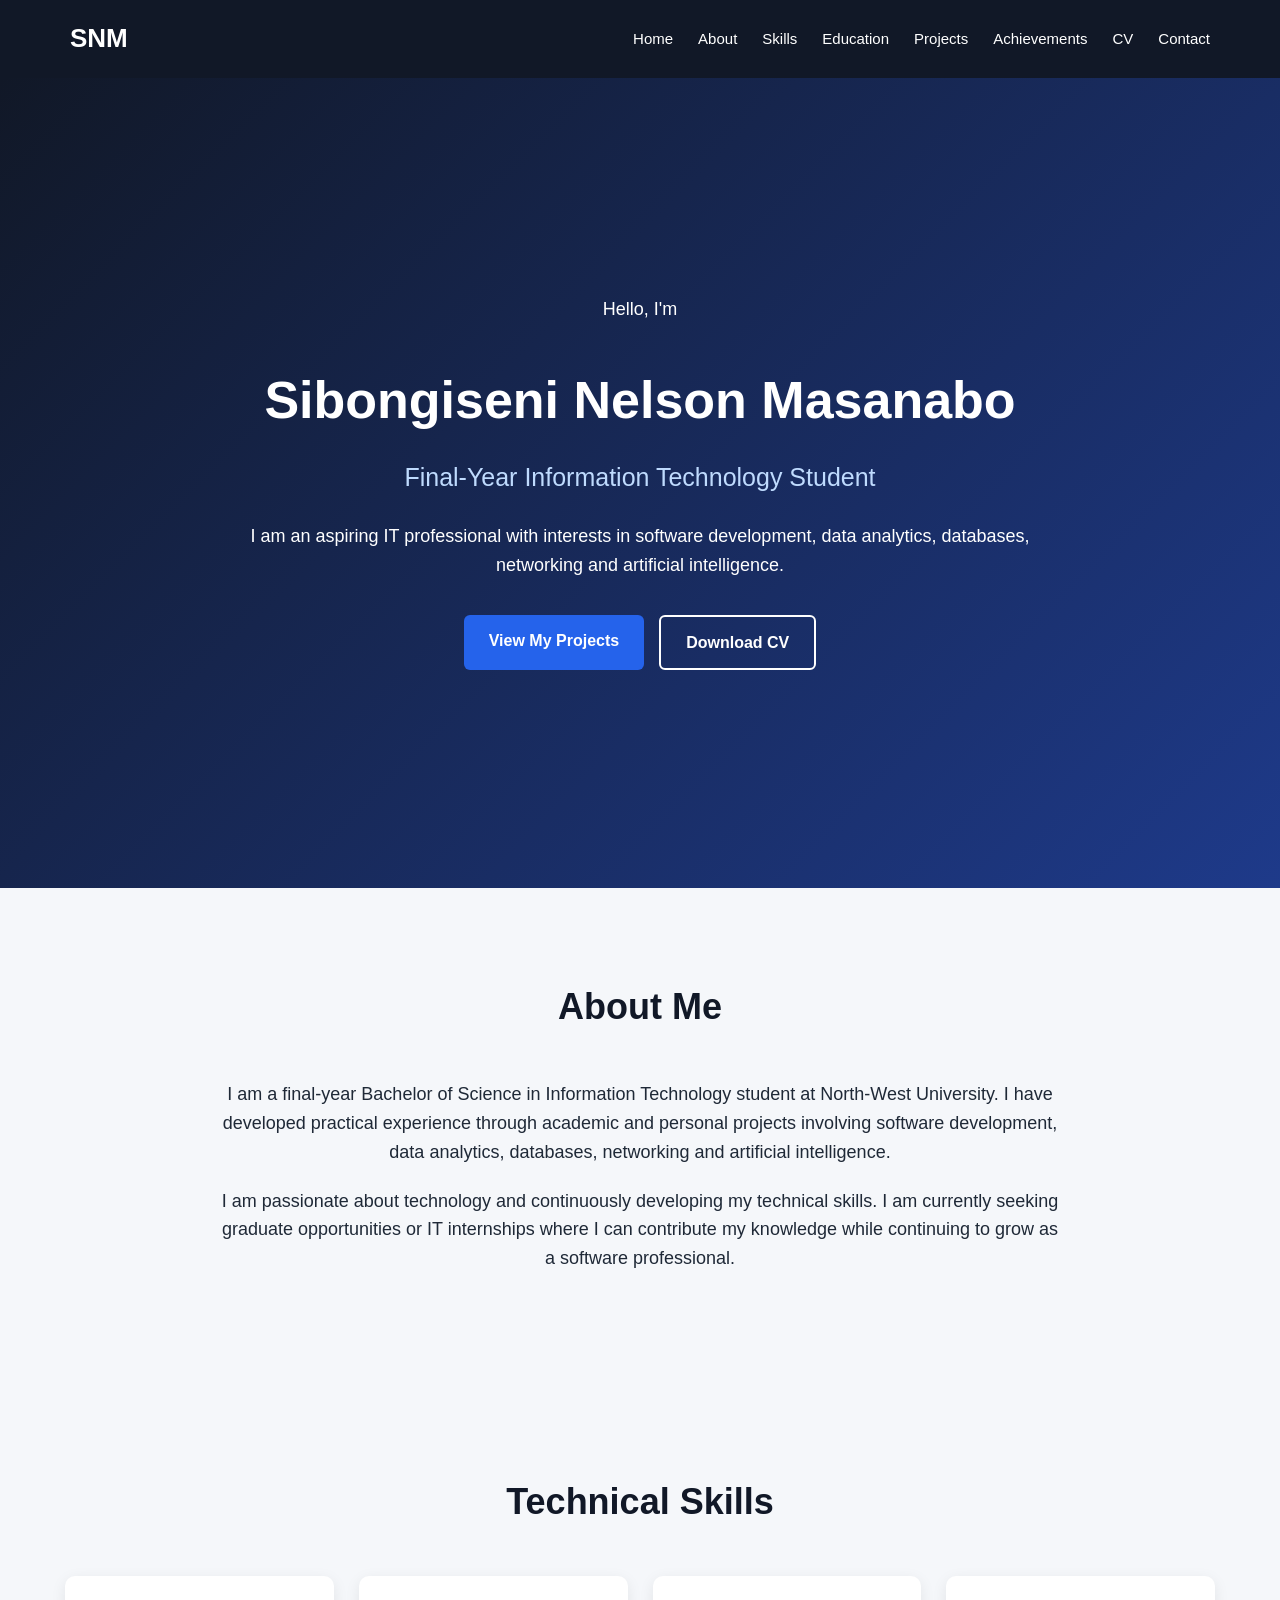
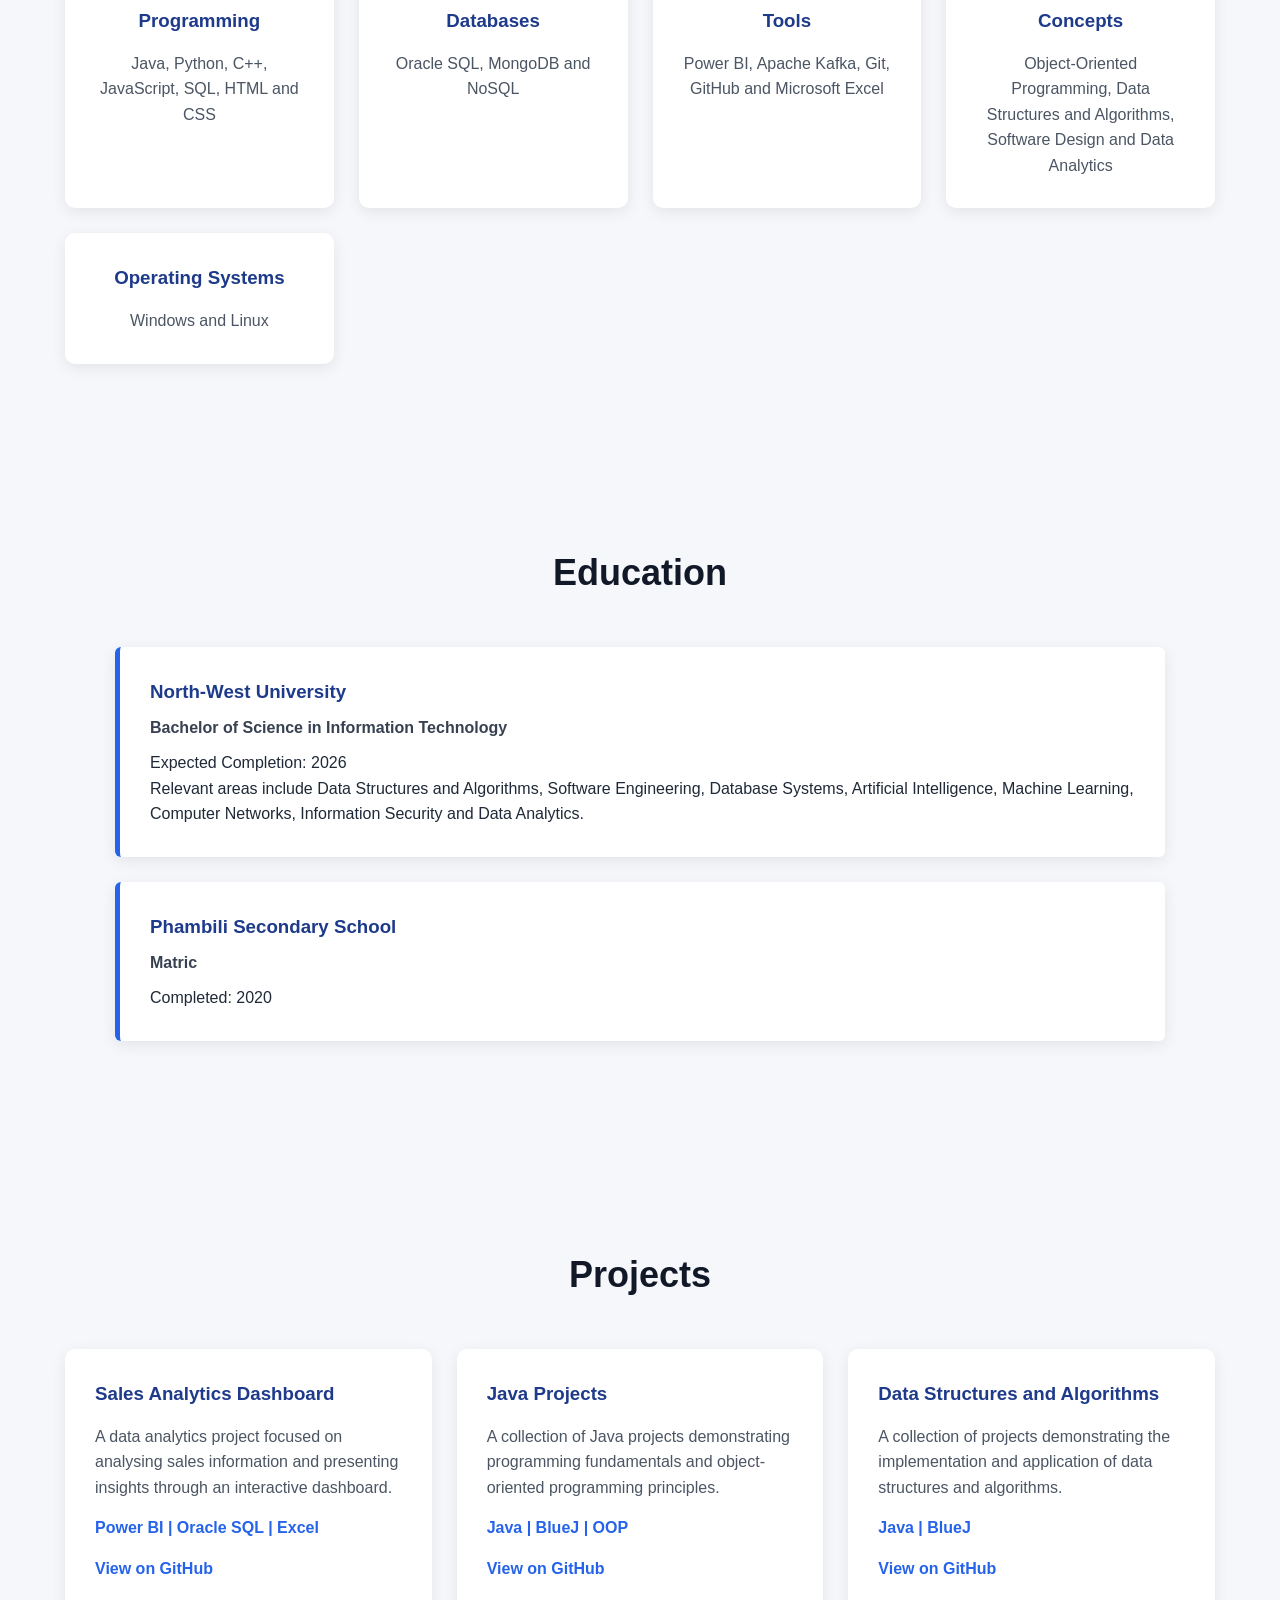
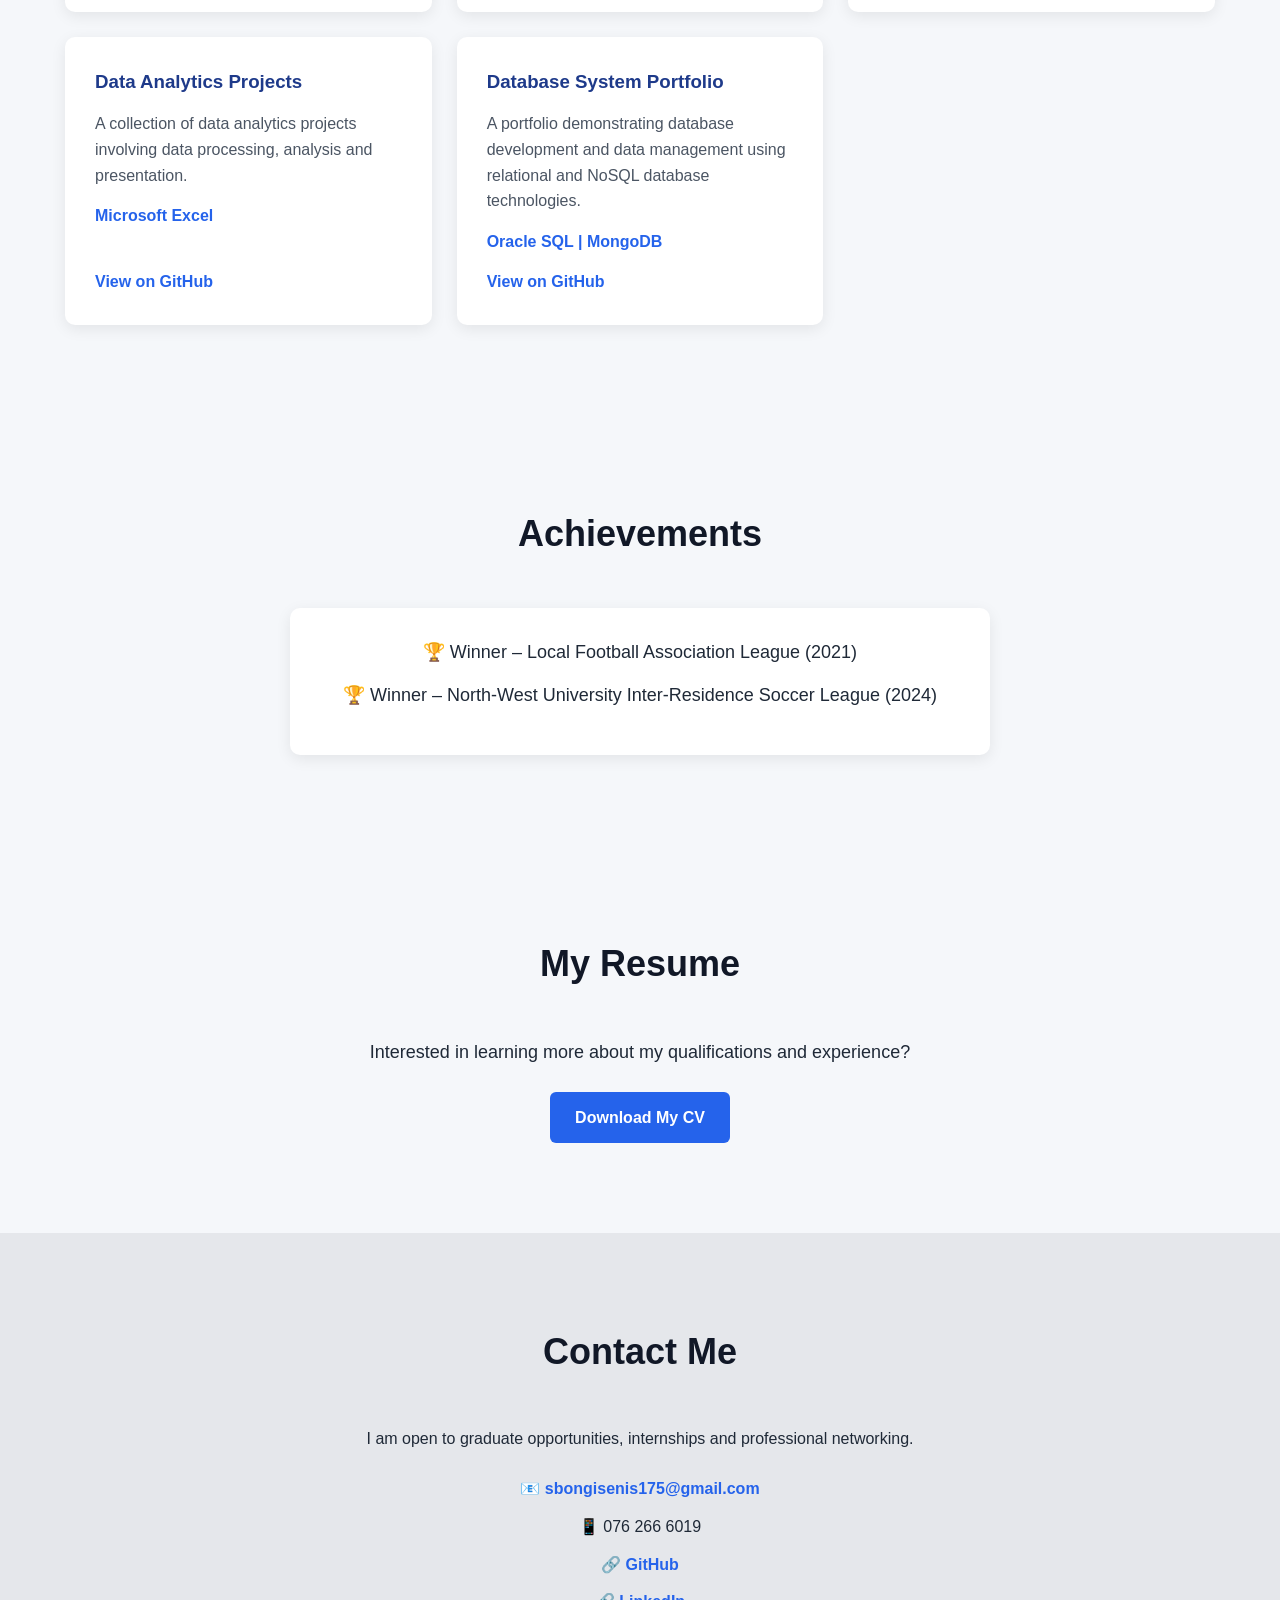
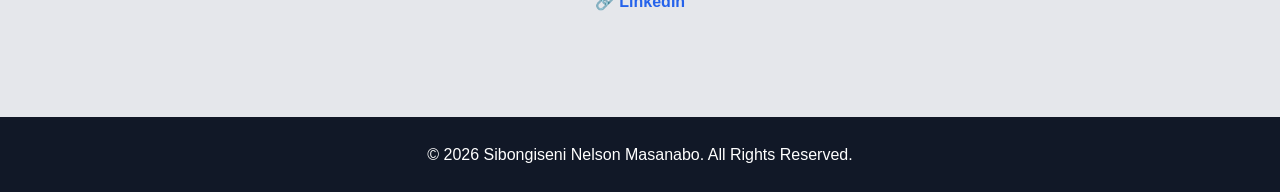
<file: index.html>
﻿<!DOCTYPE html>
<html lang="en">
<head>
    <meta charset="UTF-8">
    <meta name="viewport" content="width=device-width, initial-scale=1.0">

    <title>Sibongiseni Masanabo | IT Graduate</title>

    <link rel="stylesheet" href="css/style.css">
</head>

<body>

    <!-- Navigation -->
    <header>
        <nav class="navbar">

            <div class="logo">
                SNM
            </div>

            <ul class="nav-links">
                <li><a href="#home">Home</a></li>
                <li><a href="#about">About</a></li>
                <li><a href="#skills">Skills</a></li>
                <li><a href="#education">Education</a></li>
                <li><a href="#projects">Projects</a></li>
                <li><a href="#achievements">Achievements</a></li>
                <li><a href="#cv">CV</a></li>
                <li><a href="#contact">Contact</a></li>
            </ul>

        </nav>
    </header>


    <!-- Home Section -->
    <section id="home" class="hero">

        <div class="hero-content">

            <p class="intro">Hello, I'm</p>

            <h1>Sibongiseni Nelson Masanabo</h1>

            <h2>Final-Year Information Technology Student</h2>

            <p>
                I am an aspiring IT professional with interests in
                software development, data analytics, databases,
                networking and artificial intelligence.
            </p>

            <div class="hero-buttons">

                <a href="#projects" class="btn">
                    View My Projects
                </a>

                <a href="documents/Sibongiseni-Masanabo-CV.pdf"
                   class="btn secondary-btn"
                   download>
                    Download CV
                </a>

            </div>

        </div>

    </section>


    <!-- About Section -->
    <section id="about" class="section">

        <h2 class="section-title">
            About Me
        </h2>

        <div class="about-content">

            <p>
                I am a final-year Bachelor of Science in Information
                Technology student at North-West University. I have
                developed practical experience through academic and
                personal projects involving software development,
                data analytics, databases, networking and artificial
                intelligence.
            </p>

            <p>
                I am passionate about technology and continuously
                developing my technical skills. I am currently seeking
                graduate opportunities or IT internships where I can
                contribute my knowledge while continuing to grow as
                a software professional.
            </p>

        </div>

    </section>


    <!-- Skills Section -->
    <section id="skills" class="section skills-section">

        <h2 class="section-title">
            Technical Skills
        </h2>

        <div class="skills-container">

            <div class="skill-card">
                <h3>Programming</h3>

                <p>
                    Java, Python, C++, JavaScript,
                    SQL, HTML and CSS
                </p>
            </div>


            <div class="skill-card">
                <h3>Databases</h3>

                <p>
                    Oracle SQL, MongoDB and NoSQL
                </p>
            </div>


            <div class="skill-card">
                <h3>Tools</h3>

                <p>
                    Power BI, Apache Kafka,
                    Git, GitHub and Microsoft Excel
                </p>
            </div>


            <div class="skill-card">
                <h3>Concepts</h3>

                <p>
                    Object-Oriented Programming,
                    Data Structures and Algorithms,
                    Software Design and Data Analytics
                </p>
            </div>


            <div class="skill-card">
                <h3>Operating Systems</h3>

                <p>
                    Windows and Linux
                </p>
            </div>

        </div>

    </section>


    <!-- Education Section -->
    <section id="education" class="section">

        <h2 class="section-title">
            Education
        </h2>

        <div class="education-card">

            <h3>North-West University</h3>

            <h4>
                Bachelor of Science in Information Technology
            </h4>

            <p>
                Expected Completion: 2026
            </p>

            <p>
                Relevant areas include Data Structures and Algorithms,
                Software Engineering, Database Systems, Artificial
                Intelligence, Machine Learning, Computer Networks,
                Information Security and Data Analytics.
            </p>

        </div>


        <div class="education-card">

            <h3>Phambili Secondary School</h3>

            <h4>Matric</h4>

            <p>
                Completed: 2020
            </p>

        </div>

    </section>


    <!-- Projects Section -->
    <section id="projects" class="section projects-section">

        <h2 class="section-title">
            Projects
        </h2>

        <div class="projects-container">


            <div class="project-card">

                <h3>
                    Sales Analytics Dashboard
                </h3>

                <p>
                    A data analytics project focused on analysing
                    sales information and presenting insights through
                    an interactive dashboard.
                </p>

                <p class="technologies">
                    Power BI | Oracle SQL | Excel
                </p>

                <a href="https://github.com/41062817/Sales-Analytics-Dashboard-Project"
                   target="_blank"
                   class="project-link">
                    View on GitHub
                </a>

            </div>


            <div class="project-card">

                <h3>
                    Java Projects
                </h3>

                <p>
                    A collection of Java projects demonstrating
                    programming fundamentals and object-oriented
                    programming principles.
                </p>

                <p class="technologies">
                    Java | BlueJ | OOP
                </p>

                <a href="https://github.com/41062817/Java-Projects"
                   target="_blank"
                   class="project-link">
                    View on GitHub
                </a>

            </div>


            <div class="project-card">

                <h3>
                    Data Structures and Algorithms
                </h3>

                <p>
                    A collection of projects demonstrating the
                    implementation and application of data structures
                    and algorithms.
                </p>

                <p class="technologies">
                    Java | BlueJ
                </p>

                <a href="https://github.com/41062817/Data-Structures-and-Algorithms"
                   target="_blank"
                   class="project-link">
                    View on GitHub
                </a>

            </div>


            <div class="project-card">

                <h3>
                    Data Analytics Projects
                </h3>

                <p>
                    A collection of data analytics projects involving
                    data processing, analysis and presentation.
                </p>

                <p class="technologies">
                    Microsoft Excel
                </p>

                <a href="https://github.com/41062817/Data-Analytics"
                   target="_blank"
                   class="project-link">
                    View on GitHub
                </a>

            </div>


            <div class="project-card">

                <h3>
                    Database System Portfolio
                </h3>

                <p>
                    A portfolio demonstrating database development
                    and data management using relational and NoSQL
                    database technologies.
                </p>

                <p class="technologies">
                    Oracle SQL | MongoDB
                </p>

                <a href="https://github.com/41062817/Advanced-DATABASES"
                   target="_blank"
                   class="project-link">
                    View on GitHub
                </a>

            </div>

        </div>

    </section>


    <!-- Achievements Section -->
    <section id="achievements" class="section">

        <h2 class="section-title">
            Achievements
        </h2>

        <div class="achievement-card">

            <p>
                🏆 Winner – Local Football Association League (2021)
            </p>

            <p>
                🏆 Winner – North-West University Inter-Residence
                Soccer League (2024)
            </p>

        </div>

    </section>


    <!-- CV Section -->
    <section id="cv" class="section cv-section">

        <h2 class="section-title">
            My Resume
        </h2>

        <p>
            Interested in learning more about my qualifications
            and experience?
        </p>

        <a href="documents/Sibongiseni-Masanabo-CV.pdf"
           class="btn"
           download>
            Download My CV
        </a>

    </section>


    <!-- Contact Section -->
    <section id="contact" class="section contact-section">

        <h2 class="section-title">
            Contact Me
        </h2>

        <p>
            I am open to graduate opportunities, internships
            and professional networking.
        </p>

        <div class="contact-details">

            <p>
                📧
                <a href="mailto:sbongisenis175@gmail.com">
                    sbongisenis175@gmail.com
                </a>
            </p>

            <p>
                📱 076 266 6019
            </p>

            <p>
                🔗
                <a href="https://github.com/41062817"
                   target="_blank">
                    GitHub
                </a>
            </p>

            <p>
                🔗
                <a href="https://www.linkedin.com/in/sibongiseni-nelson-masanabo-2219bb333/"
                   target="_blank">
                    LinkedIn
                </a>
            </p>

        </div>

    </section>


    <!-- Footer -->
    <footer>

        <p>
            © 2026 Sibongiseni Nelson Masanabo.
            All Rights Reserved.
        </p>

    </footer>


    <script src="js/script.js"></script>

</body>

</html>
</file>
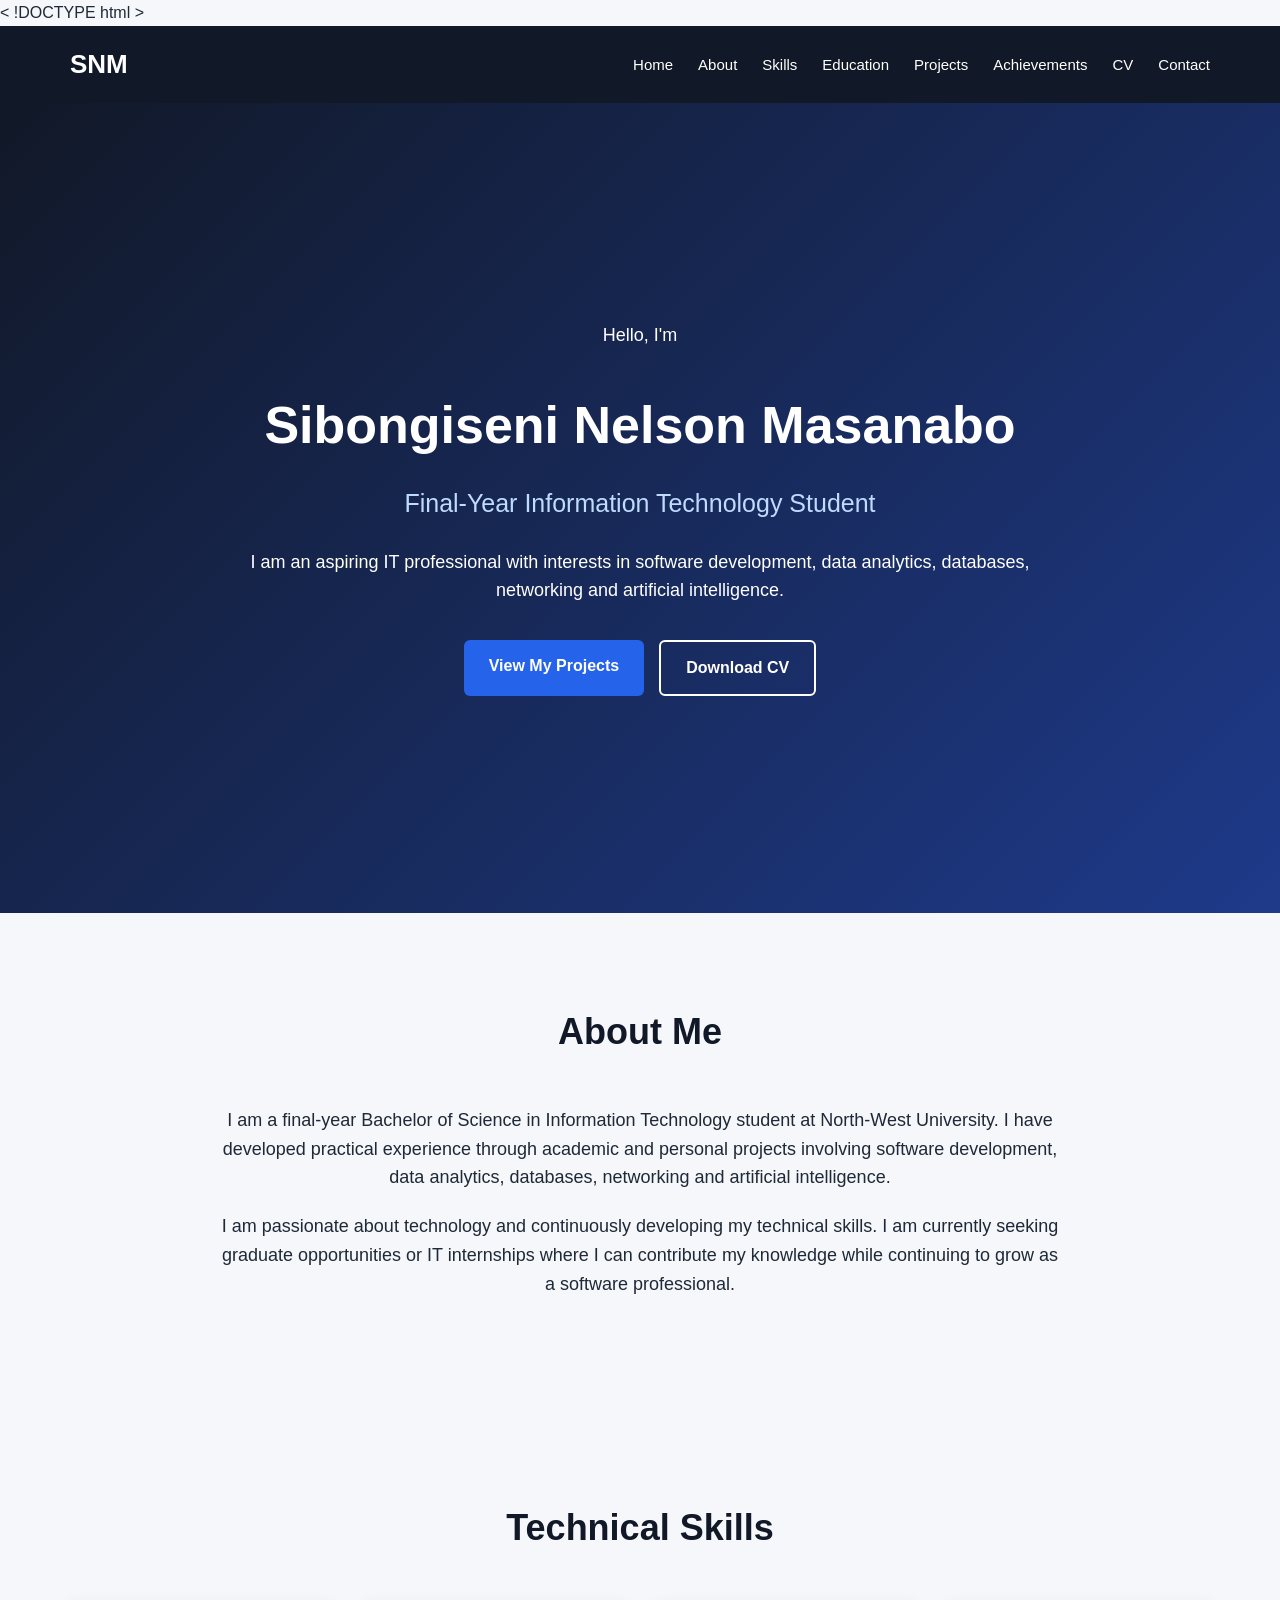
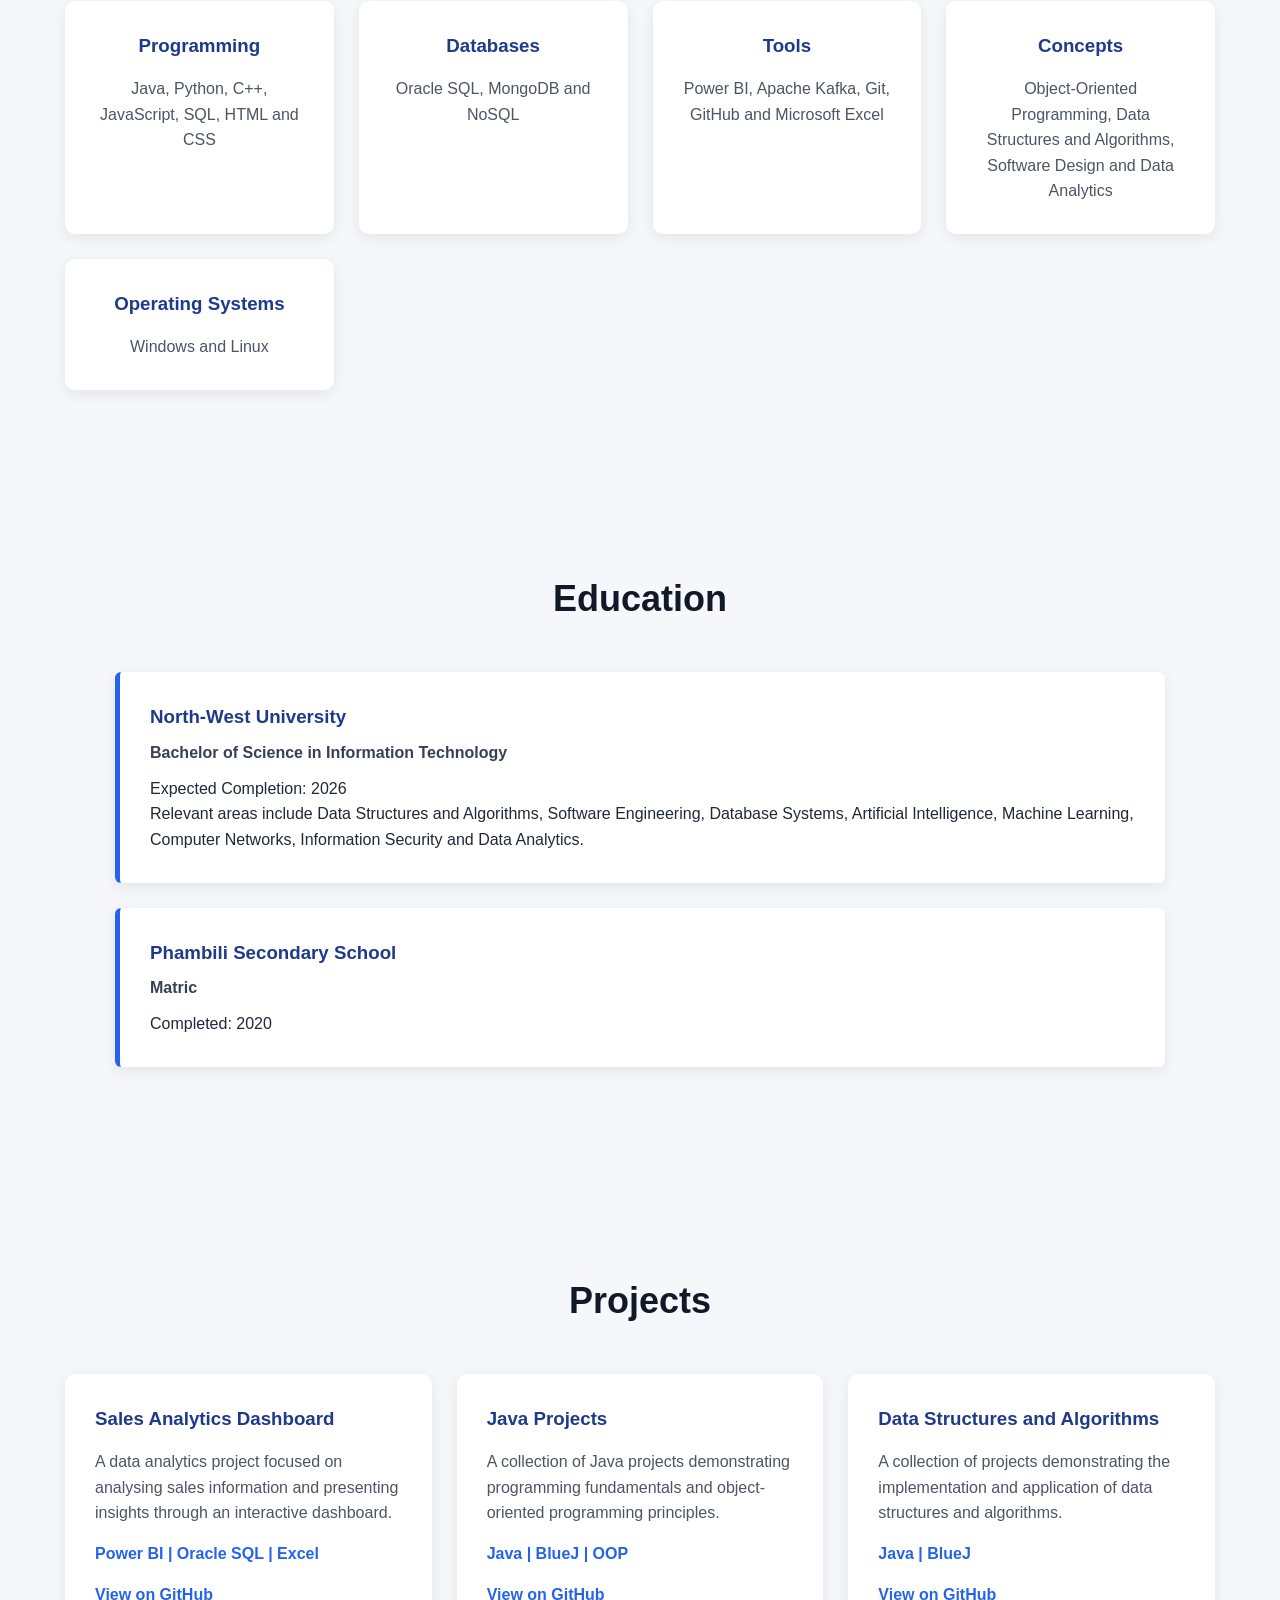
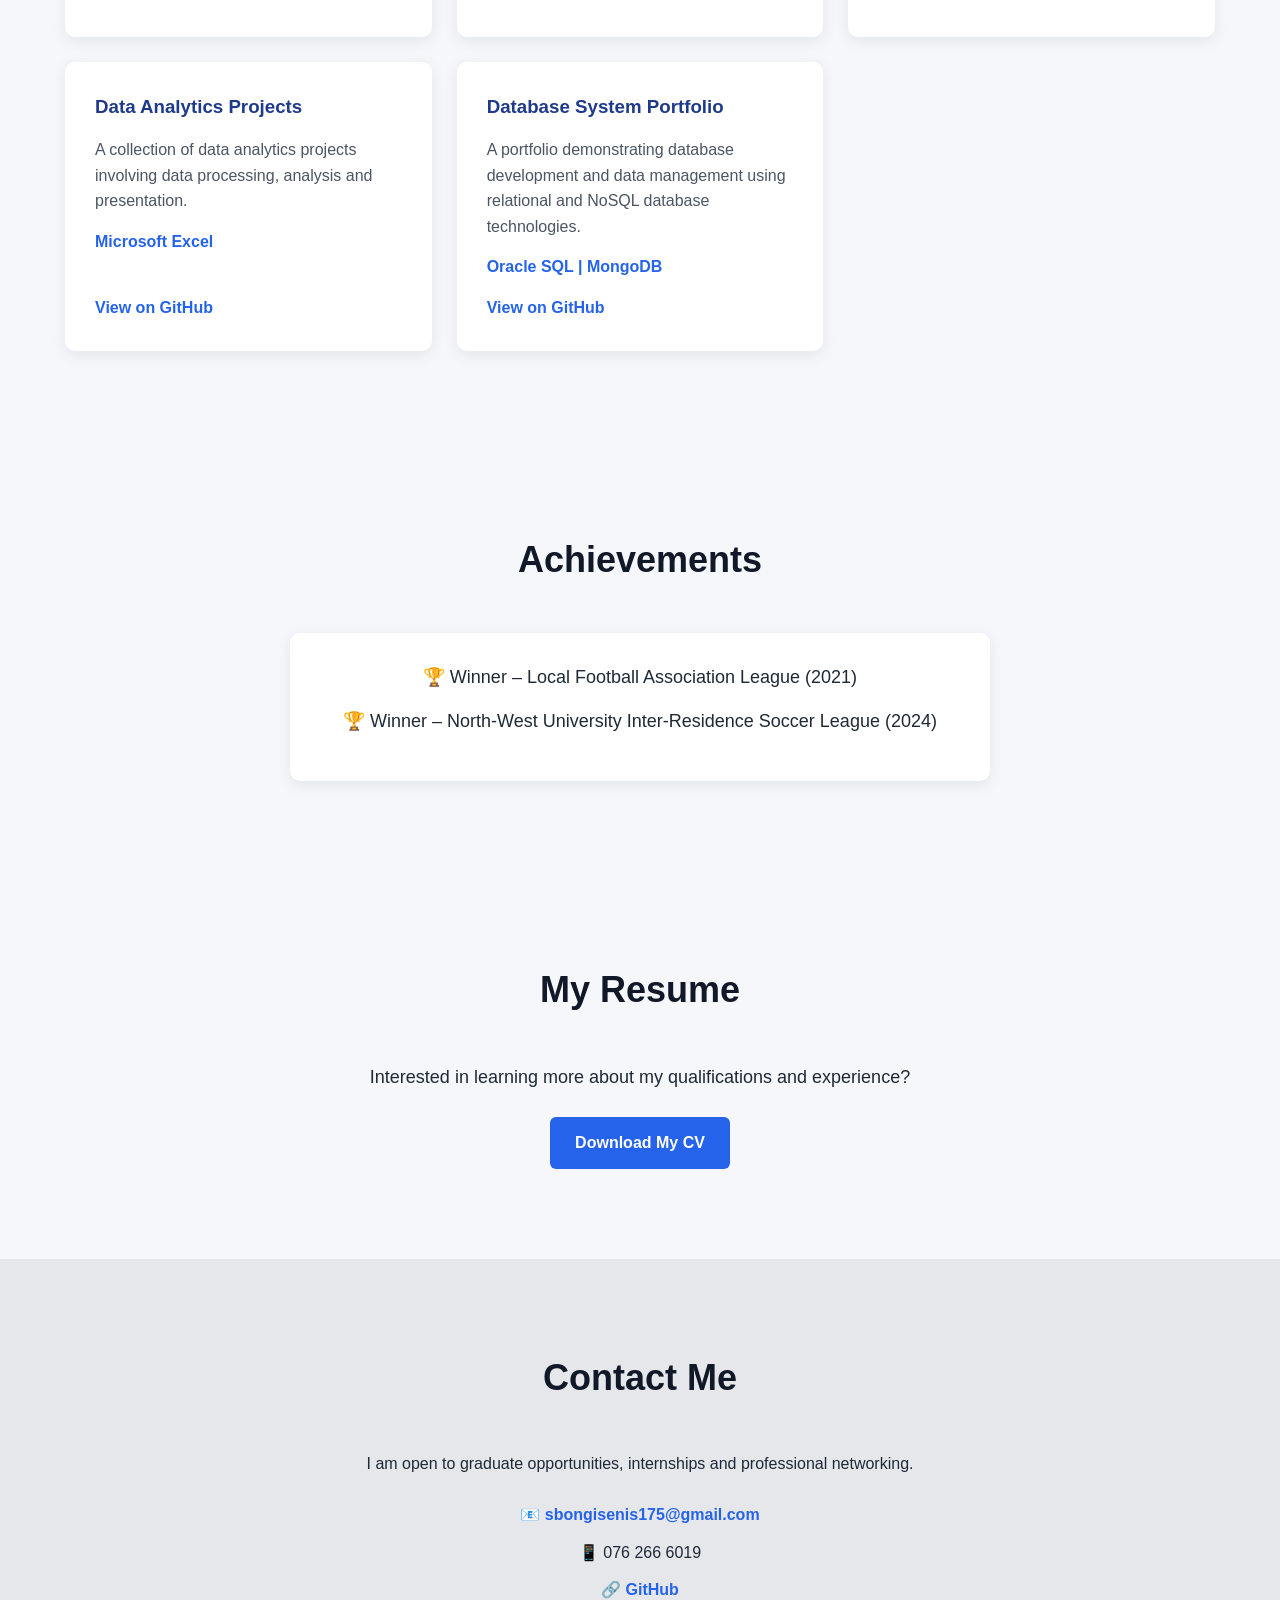
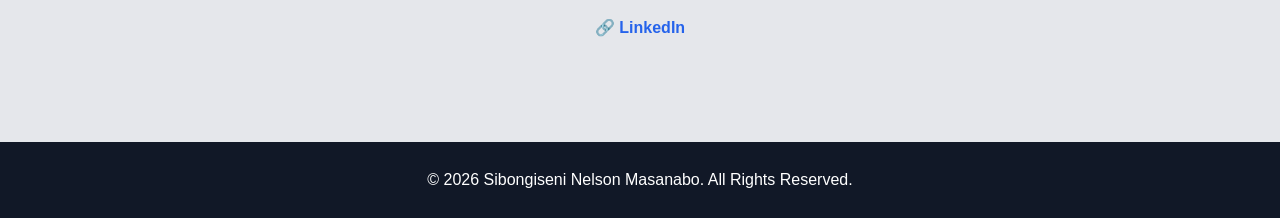
<file:  index.html>
﻿< !DOCTYPE html >
<html lang="en">
<head>
    <meta charset="UTF-8">
    <meta name="viewport" content="width=device-width, initial-scale=1.0">

    <title>Sibongiseni Masanabo | IT Graduate</title>

    <link rel="stylesheet" href="css/style.css">
</head>

<body>

    <!-- Navigation -->
    <header>
        <nav class="navbar">

            <div class="logo">
                SNM
            </div>

            <ul class="nav-links">
                <li><a href="#home">Home</a></li>
                <li><a href="#about">About</a></li>
                <li><a href="#skills">Skills</a></li>
                <li><a href="#education">Education</a></li>
                <li><a href="#projects">Projects</a></li>
                <li><a href="#achievements">Achievements</a></li>
                <li><a href="#cv">CV</a></li>
                <li><a href="#contact">Contact</a></li>
            </ul>

        </nav>
    </header>


    <!-- Home Section -->
    <section id="home" class="hero">

        <div class="hero-content">

            <p class="intro">Hello, I'm</p>

            <h1>Sibongiseni Nelson Masanabo</h1>

            <h2>Final-Year Information Technology Student</h2>

            <p>
                I am an aspiring IT professional with interests in
                software development, data analytics, databases,
                networking and artificial intelligence.
            </p>

            <div class="hero-buttons">

                <a href="#projects" class="btn">
                    View My Projects
                </a>

                <a href="documents/Sibongiseni-Masanabo-CV.pdf"
                   class="btn secondary-btn"
                   download>
                    Download CV
                </a>

            </div>

        </div>

    </section>


    <!-- About Section -->
    <section id="about" class="section">

        <h2 class="section-title">
            About Me
        </h2>

        <div class="about-content">

            <p>
                I am a final-year Bachelor of Science in Information
                Technology student at North-West University. I have
                developed practical experience through academic and
                personal projects involving software development,
                data analytics, databases, networking and artificial
                intelligence.
            </p>

            <p>
                I am passionate about technology and continuously
                developing my technical skills. I am currently seeking
                graduate opportunities or IT internships where I can
                contribute my knowledge while continuing to grow as
                a software professional.
            </p>

        </div>

    </section>


    <!-- Skills Section -->
    <section id="skills" class="section skills-section">

        <h2 class="section-title">
            Technical Skills
        </h2>

        <div class="skills-container">

            <div class="skill-card">
                <h3>Programming</h3>

                <p>
                    Java, Python, C++, JavaScript,
                    SQL, HTML and CSS
                </p>
            </div>


            <div class="skill-card">
                <h3>Databases</h3>

                <p>
                    Oracle SQL, MongoDB and NoSQL
                </p>
            </div>


            <div class="skill-card">
                <h3>Tools</h3>

                <p>
                    Power BI, Apache Kafka,
                    Git, GitHub and Microsoft Excel
                </p>
            </div>


            <div class="skill-card">
                <h3>Concepts</h3>

                <p>
                    Object-Oriented Programming,
                    Data Structures and Algorithms,
                    Software Design and Data Analytics
                </p>
            </div>


            <div class="skill-card">
                <h3>Operating Systems</h3>

                <p>
                    Windows and Linux
                </p>
            </div>

        </div>

    </section>


    <!-- Education Section -->
    <section id="education" class="section">

        <h2 class="section-title">
            Education
        </h2>

        <div class="education-card">

            <h3>North-West University</h3>

            <h4>
                Bachelor of Science in Information Technology
            </h4>

            <p>
                Expected Completion: 2026
            </p>

            <p>
                Relevant areas include Data Structures and Algorithms,
                Software Engineering, Database Systems, Artificial
                Intelligence, Machine Learning, Computer Networks,
                Information Security and Data Analytics.
            </p>

        </div>


        <div class="education-card">

            <h3>Phambili Secondary School</h3>

            <h4>Matric</h4>

            <p>
                Completed: 2020
            </p>

        </div>

    </section>


    <!-- Projects Section -->
    <section id="projects" class="section projects-section">

        <h2 class="section-title">
            Projects
        </h2>

        <div class="projects-container">


            <div class="project-card">

                <h3>
                    Sales Analytics Dashboard
                </h3>

                <p>
                    A data analytics project focused on analysing
                    sales information and presenting insights through
                    an interactive dashboard.
                </p>

                <p class="technologies">
                    Power BI | Oracle SQL | Excel
                </p>

                <a href="https://github.com/41062817/Sales-Analytics-Dashboard-Project"
                   target="_blank"
                   class="project-link">
                    View on GitHub
                </a>

            </div>


            <div class="project-card">

                <h3>
                    Java Projects
                </h3>

                <p>
                    A collection of Java projects demonstrating
                    programming fundamentals and object-oriented
                    programming principles.
                </p>

                <p class="technologies">
                    Java | BlueJ | OOP
                </p>

                <a href="https://github.com/41062817/Java-Projects"
                   target="_blank"
                   class="project-link">
                    View on GitHub
                </a>

            </div>


            <div class="project-card">

                <h3>
                    Data Structures and Algorithms
                </h3>

                <p>
                    A collection of projects demonstrating the
                    implementation and application of data structures
                    and algorithms.
                </p>

                <p class="technologies">
                    Java | BlueJ
                </p>

                <a href="https://github.com/41062817/Data-Structures-and-Algorithms"
                   target="_blank"
                   class="project-link">
                    View on GitHub
                </a>

            </div>


            <div class="project-card">

                <h3>
                    Data Analytics Projects
                </h3>

                <p>
                    A collection of data analytics projects involving
                    data processing, analysis and presentation.
                </p>

                <p class="technologies">
                    Microsoft Excel
                </p>

                <a href="https://github.com/41062817/Data-Analytics"
                   target="_blank"
                   class="project-link">
                    View on GitHub
                </a>

            </div>


            <div class="project-card">

                <h3>
                    Database System Portfolio
                </h3>

                <p>
                    A portfolio demonstrating database development
                    and data management using relational and NoSQL
                    database technologies.
                </p>

                <p class="technologies">
                    Oracle SQL | MongoDB
                </p>

                <a href="https://github.com/41062817/Advanced-DATABASES"
                   target="_blank"
                   class="project-link">
                    View on GitHub
                </a>

            </div>

        </div>

    </section>


    <!-- Achievements Section -->
    <section id="achievements" class="section">

        <h2 class="section-title">
            Achievements
        </h2>

        <div class="achievement-card">

            <p>
                🏆 Winner – Local Football Association League (2021)
            </p>

            <p>
                🏆 Winner – North-West University Inter-Residence
                Soccer League (2024)
            </p>

        </div>

    </section>


    <!-- CV Section -->
    <section id="cv" class="section cv-section">

        <h2 class="section-title">
            My Resume
        </h2>

        <p>
            Interested in learning more about my qualifications
            and experience?
        </p>

        <a href="documents/Sibongiseni-Masanabo-CV.pdf"
           class="btn"
           download>
            Download My CV
        </a>

    </section>


    <!-- Contact Section -->
    <section id="contact" class="section contact-section">

        <h2 class="section-title">
            Contact Me
        </h2>

        <p>
            I am open to graduate opportunities, internships
            and professional networking.
        </p>

        <div class="contact-details">

            <p>
                📧
                <a href="mailto:sbongisenis175@gmail.com">
                    sbongisenis175@gmail.com
                </a>
            </p>

            <p>
                📱 076 266 6019
            </p>

            <p>
                🔗
                <a href="https://github.com/41062817"
                   target="_blank">
                    GitHub
                </a>
            </p>

            <p>
                🔗
                <a href="https://www.linkedin.com/in/sibongiseni-nelson-masanabo-2219bb333/"
                   target="_blank">
                    LinkedIn
                </a>
            </p>

        </div>

    </section>


    <!-- Footer -->
    <footer>

        <p>
            © 2026 Sibongiseni Nelson Masanabo.
            All Rights Reserved.
        </p>

    </footer>


    <script src="js/script.js"></script>

</body>

</html>
</file>
<file: css/style.css>
/* =========================
   GENERAL STYLES
========================= */

* {
    margin: 0;
    padding: 0;
    box-sizing: border-box;
}

html {
    scroll-behavior: smooth;
}

body {
    font-family: Arial, Helvetica, sans-serif;
    line-height: 1.6;
    background-color: #f5f7fa;
    color: #1f2937;
}


/* =========================
   NAVIGATION BAR
========================= */

header {
    background-color: #111827;
    position: sticky;
    top: 0;
    z-index: 1000;
}

.navbar {
    max-width: 1200px;
    margin: auto;
    padding: 18px 30px;
    display: flex;
    justify-content: space-between;
    align-items: center;
}

.logo {
    font-size: 26px;
    font-weight: bold;
    color: white;
}

.nav-links {
    display: flex;
    list-style: none;
    gap: 25px;
}

    .nav-links a {
        color: white;
        text-decoration: none;
        font-size: 15px;
        transition: 0.3s;
    }

        .nav-links a:hover {
            color: #60a5fa;
        }


/* =========================
   HERO SECTION
========================= */

.hero {
    min-height: 90vh;
    display: flex;
    justify-content: center;
    align-items: center;
    text-align: center;
    padding: 80px 20px;
    background: linear-gradient( 135deg, #111827, #1e3a8a );
    color: white;
}

.hero-content {
    max-width: 850px;
}

.intro {
    font-size: 20px;
    margin-bottom: 10px;
}

.hero h1 {
    font-size: 52px;
    margin-bottom: 15px;
}

.hero h2 {
    font-size: 25px;
    font-weight: normal;
    margin-bottom: 25px;
    color: #bfdbfe;
}

.hero p {
    font-size: 18px;
    margin-bottom: 35px;
}


/* =========================
   BUTTONS
========================= */

.hero-buttons {
    display: flex;
    justify-content: center;
    gap: 15px;
    flex-wrap: wrap;
}

.btn {
    display: inline-block;
    padding: 13px 25px;
    background-color: #2563eb;
    color: white;
    text-decoration: none;
    border-radius: 6px;
    font-weight: bold;
    transition: 0.3s;
}

    .btn:hover {
        background-color: #1d4ed8;
        transform: translateY(-2px);
    }

.secondary-btn {
    background-color: transparent;
    border: 2px solid white;
}

    .secondary-btn:hover {
        background-color: white;
        color: #1e3a8a;
    }


/* =========================
   GENERAL SECTIONS
========================= */

.section {
    max-width: 1100px;
    margin: auto;
    padding: 90px 25px;
}

.section-title {
    text-align: center;
    font-size: 36px;
    margin-bottom: 45px;
    color: #111827;
}


/* =========================
   ABOUT SECTION
========================= */

.about-content {
    max-width: 850px;
    margin: auto;
    text-align: center;
    font-size: 18px;
}

    .about-content p {
        margin-bottom: 20px;
    }


/* =========================
   SKILLS SECTION
========================= */

.skills-section {
    max-width: 1200px;
}

.skills-container {
    display: grid;
    grid-template-columns: repeat(auto-fit, minmax(220px, 1fr));
    gap: 25px;
}

.skill-card {
    background-color: white;
    padding: 30px;
    border-radius: 10px;
    text-align: center;
    box-shadow: 0 4px 15px rgba(0, 0, 0, 0.08);
    transition: 0.3s;
}

    .skill-card:hover {
        transform: translateY(-5px);
    }

    .skill-card h3 {
        margin-bottom: 15px;
        color: #1e3a8a;
    }

    .skill-card p {
        color: #4b5563;
    }


/* =========================
   EDUCATION SECTION
========================= */

.education-card {
    background-color: white;
    padding: 30px;
    margin-bottom: 25px;
    border-left: 5px solid #2563eb;
    box-shadow: 0 4px 15px rgba(0, 0, 0, 0.08);
    border-radius: 6px;
}

    .education-card h3 {
        color: #1e3a8a;
        margin-bottom: 8px;
    }

    .education-card h4 {
        margin-bottom: 10px;
        color: #374151;
    }


/* =========================
   PROJECTS SECTION
========================= */

.projects-section {
    max-width: 1200px;
}

.projects-container {
    display: grid;
    grid-template-columns: repeat(auto-fit, minmax(280px, 1fr));
    gap: 25px;
}

.project-card {
    background-color: white;
    padding: 30px;
    border-radius: 10px;
    box-shadow: 0 4px 15px rgba(0, 0, 0, 0.08);
    display: flex;
    flex-direction: column;
    transition: 0.3s;
}

    .project-card:hover {
        transform: translateY(-5px);
    }

    .project-card h3 {
        color: #1e3a8a;
        margin-bottom: 15px;
    }

    .project-card p {
        margin-bottom: 15px;
        color: #4b5563;
    }

.technologies {
    font-weight: bold;
    color: #2563eb !important;
}

.project-link {
    margin-top: auto;
    color: #2563eb;
    text-decoration: none;
    font-weight: bold;
}

    .project-link:hover {
        text-decoration: underline;
    }


/* =========================
   ACHIEVEMENTS
========================= */

.achievement-card {
    max-width: 700px;
    margin: auto;
    background-color: white;
    padding: 30px;
    border-radius: 10px;
    box-shadow: 0 4px 15px rgba(0, 0, 0, 0.08);
    text-align: center;
    font-size: 18px;
}

    .achievement-card p {
        margin-bottom: 15px;
    }


/* =========================
   CV SECTION
========================= */

.cv-section {
    text-align: center;
}

    .cv-section p {
        margin-bottom: 25px;
        font-size: 18px;
    }


/* =========================
   CONTACT SECTION
========================= */

.contact-section {
    text-align: center;
    background-color: #e5e7eb;
    max-width: 100%;
}

.contact-details {
    margin-top: 25px;
}

    .contact-details p {
        margin: 12px;
    }

    .contact-details a {
        color: #2563eb;
        text-decoration: none;
        font-weight: bold;
    }

        .contact-details a:hover {
            text-decoration: underline;
        }


/* =========================
   FOOTER
========================= */

footer {
    background-color: #111827;
    color: white;
    text-align: center;
    padding: 25px;
}


/* =========================
   RESPONSIVE DESIGN
========================= */

@media (max-width: 768px) {

    .navbar {
        flex-direction: column;
        gap: 15px;
    }

    .nav-links {
        gap: 12px;
        flex-wrap: wrap;
        justify-content: center;
    }

    .hero h1 {
        font-size: 36px;
    }

    .hero h2 {
        font-size: 20px;
    }

    .hero p {
        font-size: 16px;
    }

    .section-title {
        font-size: 30px;
    }
    /* =========================
   ACTIVE NAVIGATION LINK
========================= */

    .nav-links a.active {
        color: #60a5fa;
        font-weight: bold;
    }
}
</file>
